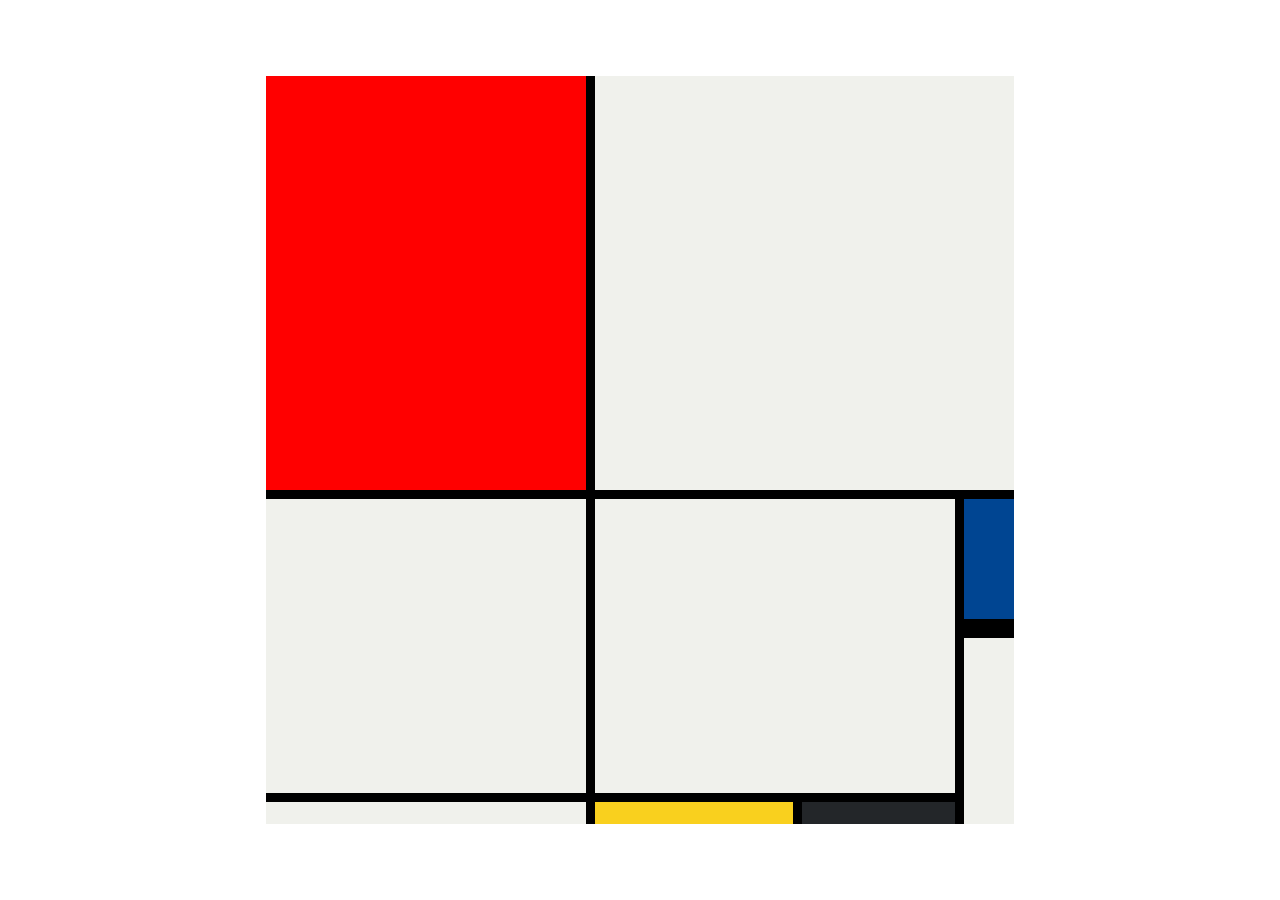
<file: 10.3 Mondrian Project/index.html>
<!DOCTYPE html>
<html lang="en">

<head>
  <meta charset="UTF-8">
  <meta name="viewport" content="width=device-width, initial-scale=1.0">
  <title>Mondrian Project</title>
  <style>
    /* 
    Write your CSS here 
    Gap Colour: #000
    White: #F0F1EC
    Red: #E72F24
    Black: #232629
    Blue: #004592
    Yellow: #F9D01E

    For dimensions, see dimensions.png image.
    HINT: Remember you can't change the properties of grid lines.
    But grid lines are transparent!
    */
    .grid-container{
      background-color: #000;
      height: 748px;
      width: 748px;
      display: grid;
      grid-template-columns: 320px 198px 153px 50px;
      grid-template-rows: 414px 130px 155px 22px;
      gap: 9px;
      border: non
    }

    .red{
      background-color: red;
    }

    .box{
      background-color: #F0F1EC;
    }

    .blue {
      background-color: #004592;
      border-bottom: 10px solid #000;
    }

    .white1{
      grid-area: 1 / 2 / 2 / -1
    }

    .white2{
      grid-area: 2 / 1 / 4 / 2
    }

    .white3{
      grid-area: 2 / 2 / 4 / 4
    }

    .white4{
      grid-area: 3 / 4 / -1 / -1
    }

    .white5{
      grid-row-end: -1;
    }

    .yellow {
      background-color: #F9D01E;
    }

    .gray {
      background-color: #232629;
    }

body {
  display: flex;
  align-items: center;
  justify-content: center;
  height: 100vh;
  margin: 0;
  padding: 0;
}

  </style>
</head>

<body>
  <!-- Write your HTML here -->
   <div class="grid-container">
    <div class="red"></div>
    <div class="white1 box"></div>
    <div class="white2 box"></div>
    <div class="white3 box"></div>
    <div class="blue"></div>
    <div class="white4 box"></div>
    <div class="white5 box"></div>
    <div class="yellow"></div>
    <div class="gray"></div>
   </div>
</body>

</html>
</file>
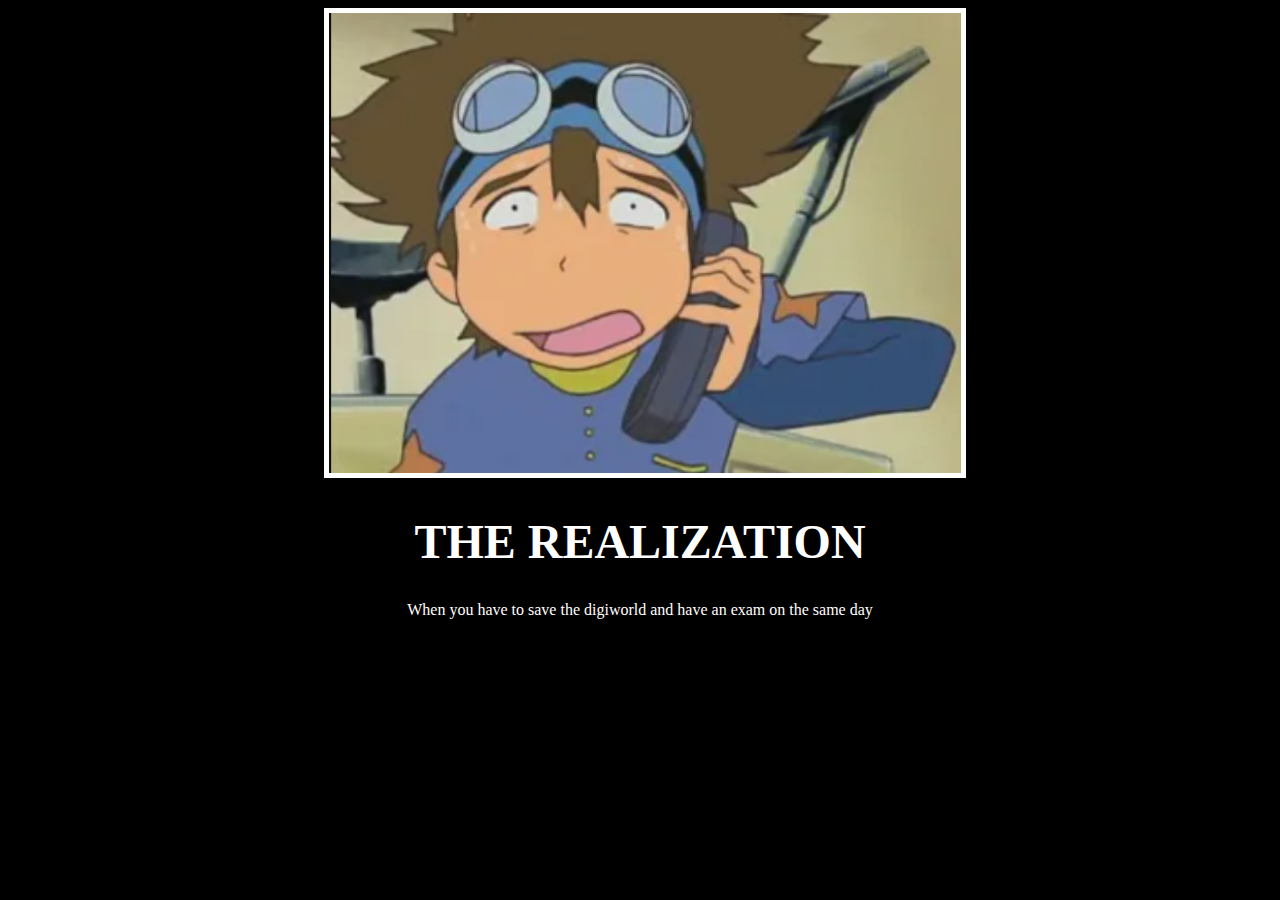
<file: 6.4 Motivation Meme Project/index.html>
<!-- 
  TODO: Create a motivational post website.
Style it how ever you like. 
Look at the goal image for inspiration.
But it must have the following features:
1. The main h1 text should be using the Regular Libre Baskerville Font from Google Fonts:
  https://fonts.google.com/specimen/Libre+Baskerville
2. The text should be white and background black.
3. Add your own image into the images folder inside assets. It should have a 5px white border.
4. The text should be center aligned.
5. Create a div to contain the h1, p and img elements. Adjust the margins so that the image and text are centered on the page. 
  Hint: You horizontally center a div by giving it a width of 50% and a margin-left of 25%.
  Hint: Set the image to have a width of 100% so it fills the div. 
6. Read about the text-transform property on MDN docs to make the h1 uppercase with CSS.
  https://developer.mozilla.org/en-US/docs/Web/CSS/text-transform 
-->

<!DOCTYPE html>
<html lang="en" >

<head>
  <meta charset="UTF-8">
  <meta name="viewport" content="width=device-width, initial-scale=1.0">
  <title>Digimon Meme</title>
  <link rel="stylesheet" href="style.css">
  <link rel="preconnect" href="https://fonts.googleapis.com">
  <link rel="preconnect" href="https://fonts.gstatic.com" crossorigin>
  <link href="https://fonts.googleapis.com/css2?family=Libre+Baskerville:ital,wght@0,400..700;1,400..700&display=swap" rel="stylesheet">
</head>
<body>
  <div id="poster">

  <img src="./assets/images/tai.png" alt="tai">

  <h1>The realization</h1>
  <p>When you have to save the digiworld and have an exam on the same day</p>

  </div>

</body>
</html>
</file>
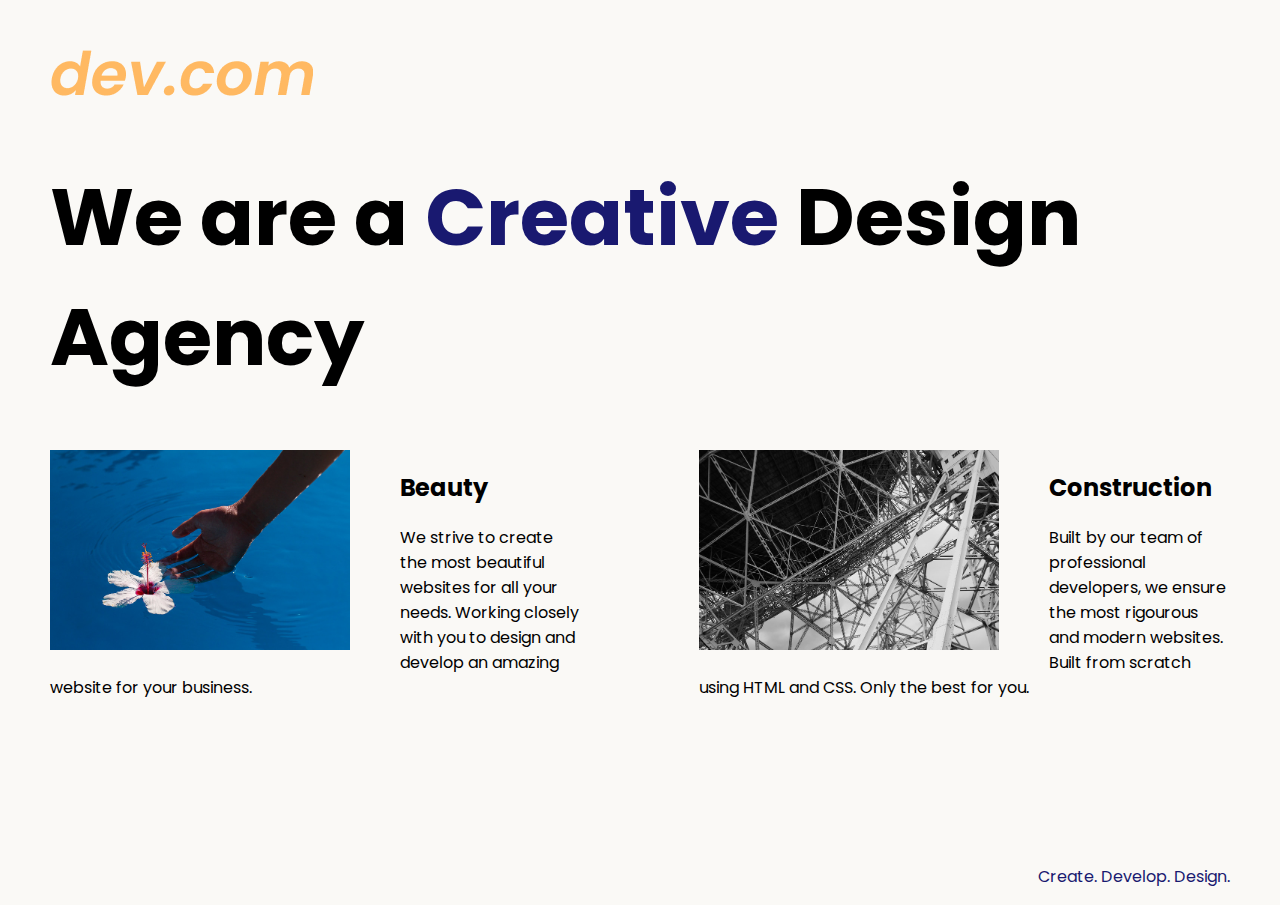
<file: 8.4 Web Design Agency Project/index.html>
<!DOCTYPE html>
<html lang="en">

<head>
  <meta charset="UTF-8">
  <meta name="viewport" content="width=device-width, initial-scale=1.0">
  <title>Agency</title>
  <link rel="stylesheet" href="./style.css">
  <link rel="preconnect" href="https://fonts.googleapis.com">
  <link rel="preconnect" href="https://fonts.gstatic.com" crossorigin>
  <link href="https://fonts.googleapis.com/css2?family=Poppins:wght@400;700&display=swap" rel="stylesheet">
</head>

<body>
  <div class="main">
    <img class="logo" src="./assets/images/logo.png" alt="logo">
    <h1>We are a <span class="creative">Creative</span> Design Agency</h1>
    <div class="left card"><img class="tile-image" src="./assets/images/beautiful.jpg" alt="hand and flower in water">
      <h2 class="card-title">Beauty</h2>
      <p class="card-text">We strive to create the most beautiful websites for all your needs. Working closely with you
        to
        design and
        develop an amazing website for your business.</p>
    </div>

    <div class="right card"><img class="tile-image" src="./assets/images/construction.jpg" alt="metal structure">
      <h2 class="card-title">Construction</h2>
      <p>Built by our team of professional developers, we ensure the most rigourous and modern websites. Built from
        scratch using HTML and CSS. Only the best for you.</p>
    </div>

  </div>
  <footer>
    <p>Create. Develop. Design.</p>
  </footer>
</body>

</html>
</file>
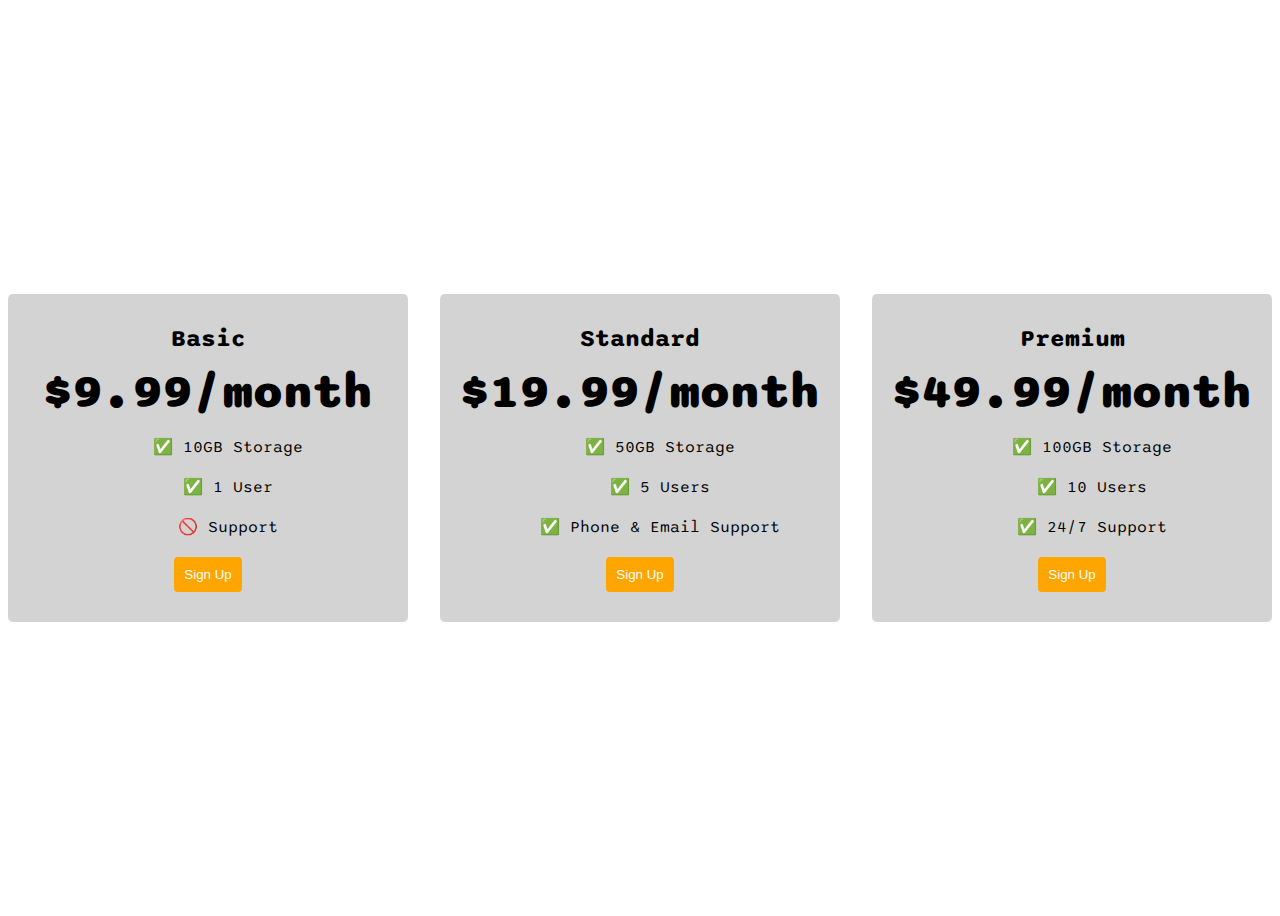
<file: 9.4 Flexbox Pricing Table Project/index.html>
<!DOCTYPE html>
<html>
  <head>
    <title>Flexbox Pricing Table</title>
    <link rel="preconnect" href="https://fonts.googleapis.com" />
    <link rel="preconnect" href="https://fonts.gstatic.com" crossorigin />
    <link
      href="https://fonts.googleapis.com/css2?family=Sono:wght@400;700&display=swap"
      rel="stylesheet"
    />
    <style>
      body {
        font-family: "Sono", sans-serif;
      }

      .pricing-container {
        display: flex;
        justify-content: center;
        align-items: center;
        height: 100vh;
        gap: 2rem;
      }

      .pricing-plan {
        flex: 1;
        background-color: lightgray;
        width: 400px;
        text-align: center;
        padding: 10px;
        border-radius: 5px;

      }

      .plan-title {
        font-size: 24px;
        font-weight: bold;
        padding: 20px 0 10px 0;
      }

      .plan-price {
        font-size: 3rem;
        font-weight: 1000;
      }


      .plan-features li {
        list-style: none;
        margin-bottom: 20px;
        text-align: center;
      }

      .plan-button {
        background-color: orange;
        color: white;
        border: 0;
        border-radius: 4px;
        padding: 10px;
        margin-bottom: 20px;
      }

      /* Hint: What can you do with a media query and flexbox? */
      @media (max-width: 1250px) {
        .pricing-container {
          flex-direction: column;
          height: 100%;
        }
      }
    </style>
  </head>

  <body>
    <div class="pricing-container">
      <div class="pricing-plan">
        <div class="plan-title">Basic</div>
        <div class="plan-price">$9.99/month</div>
        <ul class="plan-features">
          <li>✅ 10GB Storage</li>
          <li>✅ 1 User</li>
          <li>🚫 Support</li>
        </ul>
        <button class="plan-button">Sign Up</button>
      </div>
      <div class="pricing-plan">
        <div class="plan-title">Standard</div>
        <div class="plan-price">$19.99/month</div>
        <ul class="plan-features">
          <li>✅ 50GB Storage</li>
          <li>✅ 5 Users</li>
          <li>✅ Phone &amp; Email Support</li>
        </ul>
        <button class="plan-button">Sign Up</button>
      </div>
      <div class="pricing-plan">
        <div class="plan-title">Premium</div>
        <div class="plan-price">$49.99/month</div>
        <ul class="plan-features">
          <li>✅ 100GB Storage</li>
          <li>✅ 10 Users</li>
          <li>✅ 24/7 Support</li>
        </ul>
        <button class="plan-button">Sign Up</button>
      </div>
    </div>
  </body>
</html>
</file>
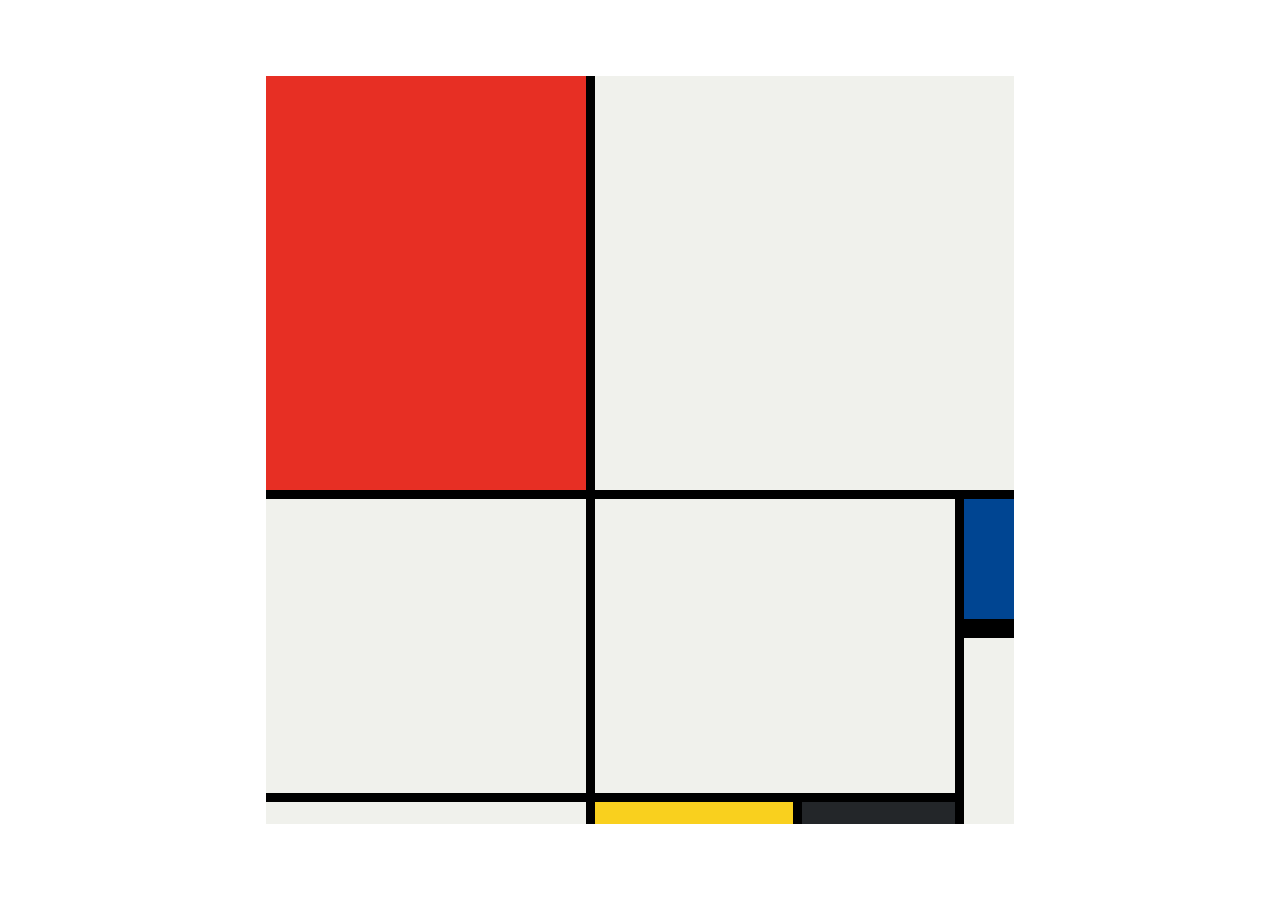
<file: 10.3 Mondrian Project/solution.html>
<!DOCTYPE html>
<html lang="en">

<head>
  <meta charset="UTF-8">
  <meta name="viewport" content="width=device-width, initial-scale=1.0">
  <title>Mondrian Project</title>
  <style>
    /* 
    Write your CSS here 
    Line Colour: #000
    White: #F0F1EC
    Red: #E72F24
    Black: #232629
    Blue: #004592
    Yellow: #F9D01E
    */
    body {
      display: flex;
      justify-content: center;
      align-items: center;
      height: 100vh;
      margin: 0;
      padding: 0;
    }

    .container {
      height: 748px;
      width: 748px;
      display: grid;
      background-color: #000;
      grid-template-columns: 320px 198px 153px 50px;
      grid-template-rows: 414px 130px 155px 22px;
      gap: 9px;
    }

    .item {
      background-color: #F0F1EC;
    }

    .red {
      background-color: #E72F24;
    }

    .white1 {
      grid-column: span 3;
    }

    .white2 {
      grid-row: span 2;
    }

    .white3 {
      grid-area: 2 / 2 / 4 /4
    }

    .blue {
      background-color: #004592;
      border-bottom: 10px solid #000;
    }

    .white4 {
      grid-row: span 2;
    }

    .yellow {
      background-color: #F9D01E;
    }

    .black {
      background-color: #232629;
    }
  </style>
</head>

<body>
  <!-- Write your HTML here -->

  <div class="container">
    <div class="item red"></div>
    <div class="item white1"></div>
    <div class="item white2"></div>
    <div class="item white3"></div>

    <div class="item blue"></div>
    <div class="item white4"></div>

    <div class="item"></div>
    <div class="item yellow"></div>
    <div class="item black"></div>
  </div>
</body>

</html>
</file>
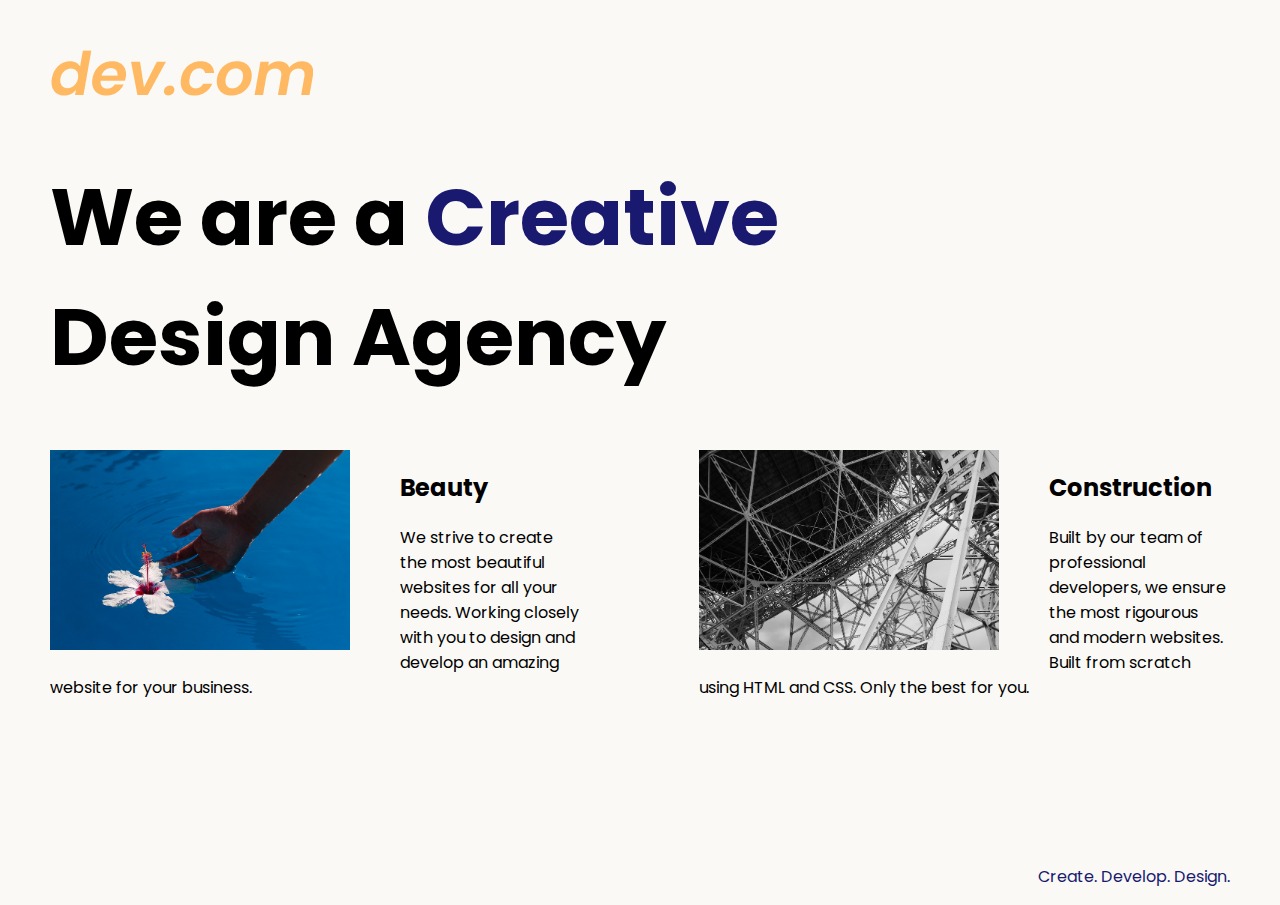
<file: 8.4 Web Design Agency Project/solution.html>
<!DOCTYPE html>
<html lang="en">

<head>
  <meta charset="UTF-8">
  <meta name="viewport" content="width=device-width, initial-scale=1.0">
  <title>Agency</title>
  <link rel="stylesheet" href="./solution.css">
  <link rel="preconnect" href="https://fonts.googleapis.com">
  <link rel="preconnect" href="https://fonts.gstatic.com" crossorigin>
  <link href="https://fonts.googleapis.com/css2?family=Poppins:wght@400;700&display=swap" rel="stylesheet">
</head>

<body>
  <div class="main">
    <img class="logo" src="./assets/images/logo.png" alt="logo">
    <h1>We are a <span class="creative">Creative</span> <br />Design Agency</h1>
    <div class="left card"><img class="tile-image" src="./assets/images/beautiful.jpg" alt="hand and flower in water">
      <h2 class="card-title">Beauty</h2>
      <p class="card-text">We strive to create the most beautiful websites for all your needs. Working closely with you
        to
        design and
        develop an amazing website for your business.</p>
    </div>

    <div class="right card"><img class="tile-image" src="./assets/images/construction.jpg" alt="metal structure">
      <h2 class="card-title">Construction</h2>
      <p>Built by our team of professional developers, we ensure the most rigourous and modern websites. Built from
        scratch using HTML and CSS. Only the best for you.</p>
    </div>

  </div>
  <footer>
    <p>Create. Develop. Design.</p>
  </footer>
</body>

</html>
</file>
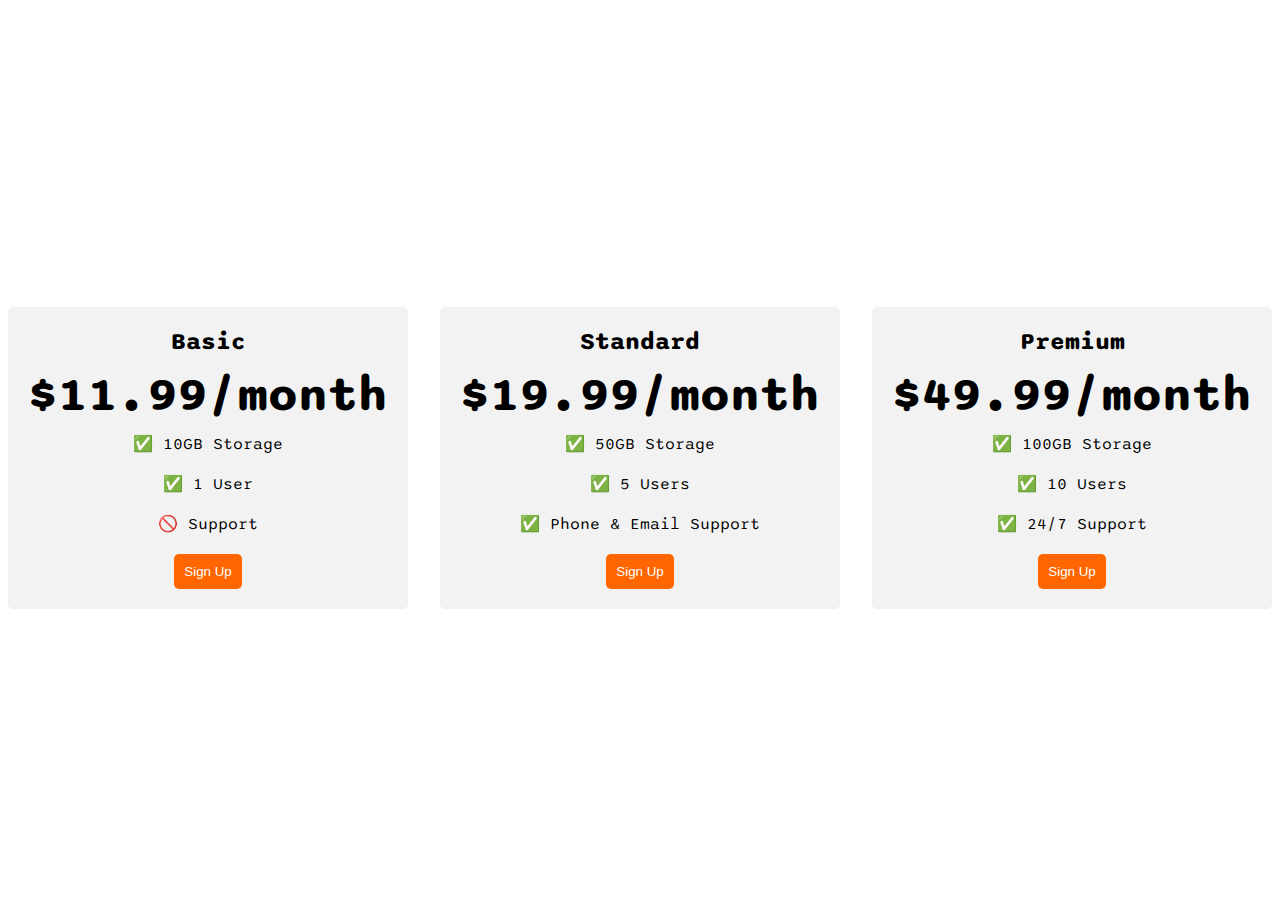
<file: 9.4 Flexbox Pricing Table Project/solution.html>
<!DOCTYPE html>
<html>

<head>
  <title>Flexbox Pricing Table</title>
  <link rel="preconnect" href="https://fonts.googleapis.com">
  <link rel="preconnect" href="https://fonts.gstatic.com" crossorigin>
  <link href="https://fonts.googleapis.com/css2?family=Sono:wght@400;700&display=swap" rel="stylesheet">
  <style>
    body {
      font-family: 'Sono', sans-serif;
    }

    .pricing-container {
      display: flex;
      justify-content: center;
      align-items: center;
      height: 100vh;
      gap: 2rem;
    }

    .pricing-plan {
      flex: 1;
      max-width: 400px;
      padding: 20px;
      background-color: #f2f2f2;
      border-radius: 5px;
      text-align: center;
    }

    .plan-title {
      font-size: 24px;
      font-weight: bold;
      margin-bottom: 10px;
    }

    .plan-price {
      font-size: 48px;
      font-weight: bold;
      margin-bottom: 10px;
    }

    .plan-features {
      list-style: none;
      padding: 0;
      margin: 0;
    }

    .plan-features li {
      margin-bottom: 20px;
    }

    .plan-button {
      padding: 10px;
      background-color: #ff6600;
      color: #fff;
      border-radius: 5px;
      border: none;
    }

    @media (max-width: 1250px) {
      .pricing-container {
        flex-direction: column;
        height: 100%;
      }
    }
  </style>
</head>

<body>
  <div class="pricing-container">
    <div class="pricing-plan">
      <div class="plan-title">Basic</div>
      <div class="plan-price">$11.99/month</div>
      <ul class="plan-features">
        <li>✅ 10GB Storage</li>
        <li>✅ 1 User</li>
        <li>🚫 Support</li>
      </ul>
      <button class="plan-button">Sign Up</a>
    </div>
    <div class="pricing-plan">
      <div class="plan-title">Standard</div>
      <div class="plan-price">$19.99/month</div>
      <ul class="plan-features">
        <li>✅ 50GB Storage</li>
        <li>✅ 5 Users</li>
        <li>✅ Phone &amp; Email Support</li>
      </ul>
      <button class="plan-button">Sign Up</a>
    </div>
    <div class="pricing-plan">
      <div class="plan-title">Premium</div>
      <div class="plan-price">$49.99/month</div>
      <ul class="plan-features">
        <li>✅ 100GB Storage</li>
        <li>✅ 10 Users</li>
        <li>✅ 24/7 Support</li>
      </ul>
      <button class="plan-button">Sign Up</a>
    </div>
  </div>

</body>

</html>
</file>
<file: 6.4 Motivation Meme Project/style.css>
body {
    background-color: black;
}

h1{
    font-family: "Libre Baskerville" sans-serif;
    text-transform: uppercase;
    font-size: 3rem;
}

img {
    border: 5px solid white;
    width: 100%;
}

div {
    width: 50%;
    margin-left: 25%;
    text-align: center;
    color:white;
}
</file>
<file: 8.4 Web Design Agency Project/style.css>
body {
  font-family: "Poppins", sans-serif;
  margin: 50px 50px 0 50px;
  background-color: #faf9f6;
  display: flex;
  flex-direction: column;
  min-height: 95vh;
}
.main {
  flex: 1;
}

h1 {
  font-size: 5rem;
}

footer {
  text-align: right;
  color: midnightblue;
}

.tile-image {
  float: left;
  height: 200px;
  margin-right: 50px;
}

.card {
 width: 45%
}

.left {
  float: left;
}

.right {
  float: right;
}

.creative {
  color: midnightblue;
}

@media (max-width: 680px) {
  .logo {
    width: 100px;
  }

  h1 {
    font-size: 3.5rem;
    text-align: center;
  }

  .card {
    width: 100%;
    display: block;
    margin-bottom: 30px;
    text-align: justify;
  }

  .card img {
    margin-bottom: 10px;
    width: 100%;
    display: inline;
    object-fit: cover;
  }
}
</file>
<file: 8.4 Web Design Agency Project/solution.css>
body {
  font-family: "Poppins", sans-serif;
  margin: 50px 50px 0 50px;
  background-color: #faf9f6;
  display: flex;
  flex-direction: column;
  min-height: 95vh;
}
.main {
  flex: 1;
}

h1 {
  font-size: 5rem;
}

footer {
  text-align: right;
  color: midnightblue;
}

.tile-image {
  height: 200px;
  float: left;
  margin-right: 50px;
}

.card {
  width: 45%;
}

.left {
  float: left;
}

.right {
  float: right;
}

.creative {
  color: midnightblue;
}

@media (max-width: 680px) {
  .logo {
    width: 100px;
  }

  h1 {
    font-size: 3.5rem;
    text-align: center;
  }

  .card {
    width: 100%;
    display: block;
    margin-bottom: 30px;
    text-align: justify;
  }

  .card img {
    margin-bottom: 10px;
    width: 100%;
    display: inline;
    object-fit: cover;
  }
}
</file>
